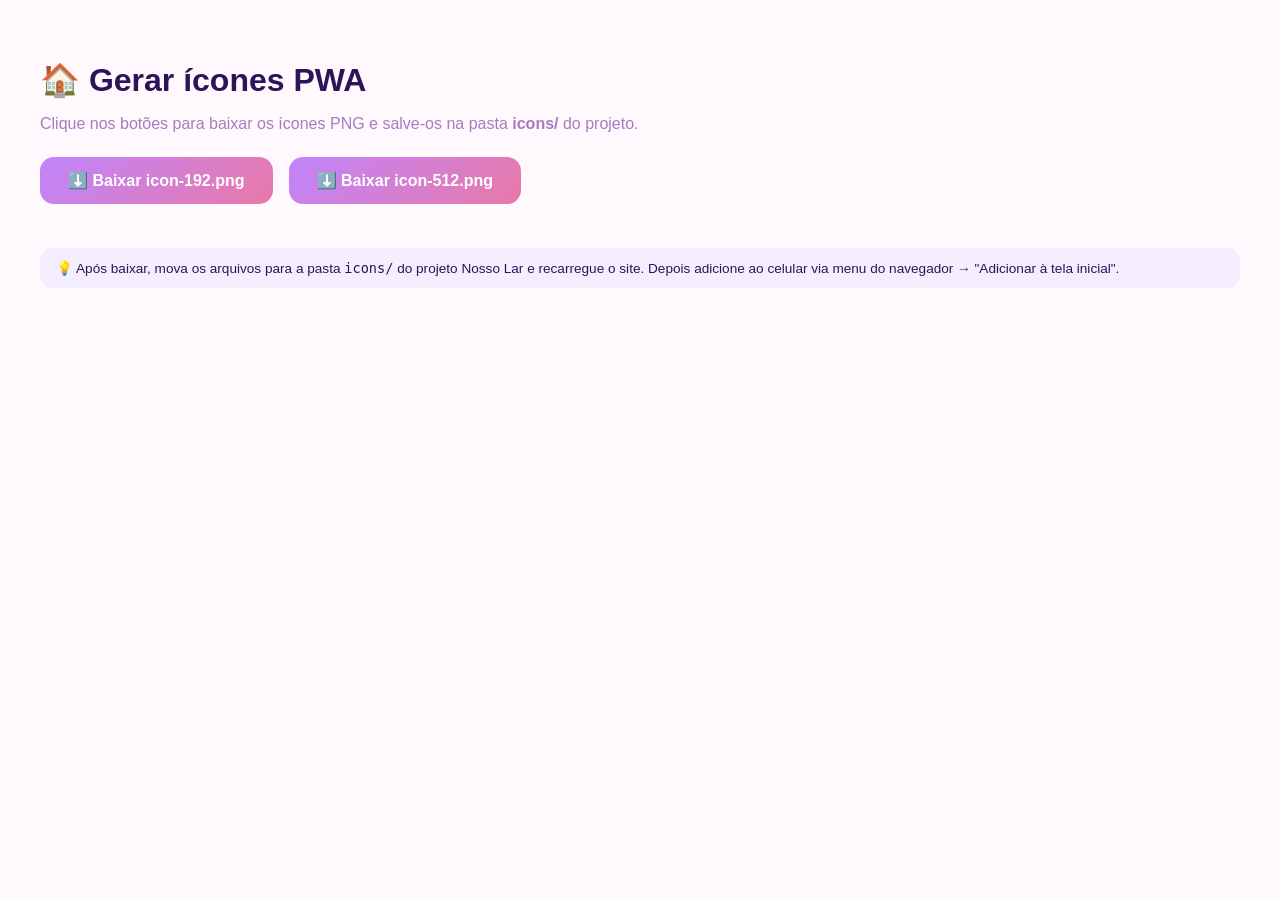
<file: gerar-icones.html>
<!DOCTYPE html>
<html lang="pt-BR">
<head>
  <meta charset="UTF-8">
  <title>Gerar ícones PWA — Nosso Lar</title>
  <style>
    body { font-family: sans-serif; padding: 32px; background: #fff8fd; color: #2d1458; }
    h1 { margin-bottom: 8px; }
    p  { margin-bottom: 24px; color: #a87bc0; }
    canvas { display: none; }
    .btns { display: flex; gap: 16px; flex-wrap: wrap; }
    button {
      padding: 14px 28px;
      background: linear-gradient(135deg,#c084fc,#e879a8);
      color: white; border: none; border-radius: 14px;
      font-size: 1rem; font-weight: 800; cursor: pointer;
    }
    .preview { display: flex; gap: 24px; flex-wrap: wrap; margin-top: 24px; }
    .preview img { border-radius: 18px; box-shadow: 0 4px 20px rgba(168,85,247,.2); }
    .note { margin-top: 20px; font-size: .85rem; background: #f5eeff; padding: 12px 16px; border-radius: 12px; }
  </style>
</head>
<body>
  <h1>🏠 Gerar ícones PWA</h1>
  <p>Clique nos botões para baixar os ícones PNG e salve-os na pasta <strong>icons/</strong> do projeto.</p>
  <canvas id="c192" width="192" height="192"></canvas>
  <canvas id="c512" width="512" height="512"></canvas>
  <div class="btns">
    <button onclick="gerar(192)">⬇️ Baixar icon-192.png</button>
    <button onclick="gerar(512)">⬇️ Baixar icon-512.png</button>
  </div>
  <div class="preview" id="preview"></div>
  <div class="note">
    💡 Após baixar, mova os arquivos para a pasta <code>icons/</code> do projeto Nosso Lar e recarregue o site.
    Depois adicione ao celular via menu do navegador → "Adicionar à tela inicial".
  </div>
  <script>
    function gerar(size) {
      const id = 'c' + size;
      const canvas = document.getElementById(id);
      const ctx    = canvas.getContext('2d');
      const r      = size * 0.234; // border-radius ~23%

      // Fundo gradiente
      const grad = ctx.createLinearGradient(0, 0, size, size);
      grad.addColorStop(0,    '#c084fc');
      grad.addColorStop(0.55, '#e879a8');
      grad.addColorStop(1,    '#fb7185');

      ctx.clearRect(0, 0, size, size);
      ctx.save();
      ctx.beginPath();
      ctx.moveTo(r, 0);
      ctx.lineTo(size - r, 0);
      ctx.quadraticCurveTo(size, 0, size, r);
      ctx.lineTo(size, size - r);
      ctx.quadraticCurveTo(size, size, size - r, size);
      ctx.lineTo(r, size);
      ctx.quadraticCurveTo(0, size, 0, size - r);
      ctx.lineTo(0, r);
      ctx.quadraticCurveTo(0, 0, r, 0);
      ctx.closePath();
      ctx.fillStyle = grad;
      ctx.fill();
      ctx.restore();

      // Emoji casa
      ctx.font = `${size * 0.54}px serif`;
      ctx.textAlign    = 'center';
      ctx.textBaseline = 'middle';
      ctx.fillText('🏠', size / 2, size / 2 + size * 0.04);

      // Download
      const a   = document.createElement('a');
      a.href     = canvas.toDataURL('image/png');
      a.download = `icon-${size}.png`;
      document.body.appendChild(a);
      a.click();
      document.body.removeChild(a);

      // Preview
      const img = document.createElement('img');
      img.src   = canvas.toDataURL('image/png');
      img.width  = Math.min(size, 128);
      img.height = Math.min(size, 128);
      img.title  = `icon-${size}.png`;
      document.getElementById('preview').appendChild(img);
    }
  </script>
</body>
</html>
</file>
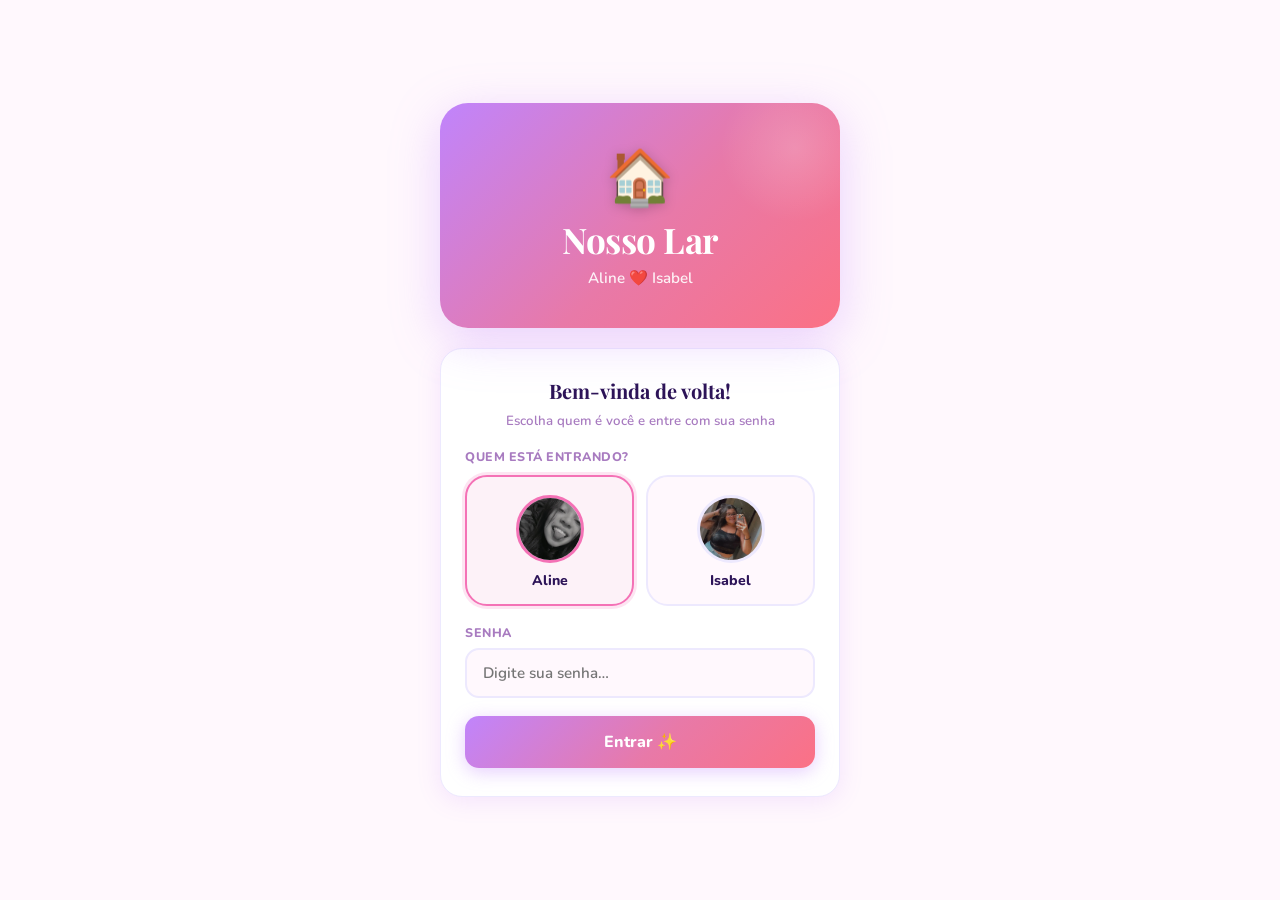
<file: login.html>
<!DOCTYPE html>
<html lang="pt-BR">
<head>
  <meta charset="UTF-8" />
  <meta name="viewport" content="width=device-width, initial-scale=1.0, user-scalable=no" />
  <title>Nosso Lar ❤️ — Entrar</title>
  <link rel="preconnect" href="https://fonts.googleapis.com" />
  <link rel="preconnect" href="https://fonts.gstatic.com" crossorigin />
  <link href="https://fonts.googleapis.com/css2?family=Playfair+Display:wght@600;700&family=Nunito:wght@400;500;600;700;800&display=swap" rel="stylesheet" />
  <link rel="stylesheet" href="style.css?v=10" />
  <style>
    body {
      display: flex;
      align-items: center;
      justify-content: center;
      min-height: 100vh;
      padding: 24px 16px;
    }
    .login-wrap {
      width: 100%;
      max-width: 400px;
      display: flex;
      flex-direction: column;
      gap: 20px;
    }

    /* Hero */
    .login-hero {
      background: var(--gradient);
      border-radius: 28px;
      padding: 48px 32px 40px;
      text-align: center;
      color: white;
      box-shadow: 0 12px 48px rgba(192,132,252,.35);
      position: relative;
      overflow: hidden;
    }
    .login-hero::before {
      content: '';
      position: absolute;
      top: -30px; right: -30px;
      width: 150px; height: 150px;
      background: radial-gradient(circle, rgba(255,255,255,.18) 0%, transparent 70%);
      pointer-events: none;
    }
    .login-hero-emoji { font-size: 3.4rem; margin-bottom: 10px; line-height: 1; filter: drop-shadow(0 2px 6px rgba(0,0,0,.2)); }
    .login-hero h1 {
      font-family: 'Playfair Display', serif;
      font-size: 2.2rem;
      font-weight: 700;
      letter-spacing: -.5px;
      margin-bottom: 5px;
    }
    .login-hero p { font-size: .95rem; opacity: .9; font-weight: 600; }

    /* Card */
    .login-card {
      background: var(--surface);
      border-radius: var(--radius);
      padding: 28px 24px;
      box-shadow: var(--shadow-md);
      border: 1.5px solid var(--border);
      display: flex;
      flex-direction: column;
      gap: 18px;
    }
    .login-title {
      font-family: 'Playfair Display', serif;
      font-size: 1.25rem;
      color: var(--text);
      text-align: center;
    }
    .login-subtitle {
      font-size: .83rem;
      color: var(--muted);
      text-align: center;
      margin-top: -10px;
      font-weight: 600;
    }

    /* Profile picker */
    .login-label {
      font-size: .78rem;
      font-weight: 800;
      color: var(--muted);
      text-transform: uppercase;
      letter-spacing: .5px;
    }
    .login-profile-row { display: flex; gap: 12px; }
    .btn-profile-pick {
      flex: 1;
      padding: 18px 10px 14px;
      border: 2.5px solid var(--border);
      border-radius: var(--radius);
      background: var(--bg);
      cursor: pointer;
      display: flex;
      flex-direction: column;
      align-items: center;
      gap: 8px;
      transition: all .18s;
      font-family: 'Nunito', sans-serif;
    }
    .btn-profile-pick:hover { border-color: var(--pink); background: var(--pink-light); }
    .btn-profile-pick.selected {
      border-color: var(--pink);
      background: var(--pink-light);
      box-shadow: 0 0 0 3px rgba(244,114,182,.18);
    }

    /* Avatar circular na tela de login */
    .pick-photo-wrap {
      width: 68px;
      height: 68px;
      border-radius: 50%;
      overflow: hidden;
      border: 3px solid var(--border);
      background: var(--purple-light) center/cover no-repeat;
      display: flex;
      align-items: center;
      justify-content: center;
      font-size: 1.6rem;
      font-weight: 800;
      color: var(--purple-dark);
      position: relative;
      flex-shrink: 0;
      transition: border-color .18s;
    }
    .btn-profile-pick.selected .pick-photo-wrap { border-color: var(--pink); }
    .pick-photo-wrap img {
      position: absolute;
      inset: 0;
      width: 100%;
      height: 100%;
      object-fit: cover;
    }
    .pick-name {
      font-size: .88rem;
      font-weight: 800;
      color: var(--text);
    }

    /* Campos */
    .login-field { display: flex; flex-direction: column; gap: 7px; }
    .login-input {
      padding: 13px 16px;
      border: 2px solid var(--border);
      border-radius: var(--radius-sm);
      font-size: .95rem;
      font-family: 'Nunito', sans-serif;
      font-weight: 600;
      color: var(--text);
      background: var(--bg);
      outline: none;
      transition: border-color .2s, box-shadow .2s;
    }
    .login-input:focus {
      border-color: var(--pink);
      background: #fff;
      box-shadow: 0 0 0 3px rgba(244,114,182,.12);
    }

    /* Botão entrar */
    .btn-login {
      padding: 15px;
      background: var(--gradient);
      color: white;
      border: none;
      border-radius: var(--radius-sm);
      font-size: 1rem;
      font-weight: 800;
      font-family: 'Nunito', sans-serif;
      cursor: pointer;
      transition: opacity .2s, transform .1s;
      box-shadow: 0 4px 18px rgba(192,132,252,.4);
    }
    .btn-login:hover { opacity: .92; transform: translateY(-1px); }
    .btn-login:active { transform: scale(.98); }

    /* Erro */
    .login-error {
      background: #fde8ec;
      border: 1.5px solid #fbb6c8;
      color: #be123c;
      border-radius: 12px;
      padding: 11px 14px;
      font-size: .88rem;
      font-weight: 700;
      display: none;
    }

    /* Spinner */
    .loading-spinner {
      display: none;
      width: 20px; height: 20px;
      border: 2.5px solid rgba(255,255,255,.4);
      border-top-color: white;
      border-radius: 50%;
      animation: spin .7s linear infinite;
      margin: 0 auto;
    }
    @keyframes spin { to { transform: rotate(360deg); } }
  </style>
</head>
<body>
  <div class="login-wrap">

    <div class="login-hero">
      <div class="login-hero-emoji">🏠</div>
      <h1>Nosso Lar</h1>
      <p>Aline <span class="heart">❤️</span> Isabel</p>
    </div>

    <div class="login-card">
      <h2 class="login-title">Bem-vinda de volta!</h2>
      <p class="login-subtitle">Escolha quem é você e entre com sua senha</p>

      <div>
        <div class="login-label" style="margin-bottom:10px">Quem está entrando?</div>
        <div class="login-profile-row">
          <button class="btn-profile-pick selected" id="pick-aline" onclick="selectProfile('Aline')">
            <div class="pick-photo-wrap" id="avatar-aline">A
              <img src="fotos/aline.jpg" alt="Aline" onerror="this.remove()" />
            </div>
            <span class="pick-name">Aline</span>
          </button>
          <button class="btn-profile-pick" id="pick-isabel" onclick="selectProfile('Isabel')">
            <div class="pick-photo-wrap" id="avatar-isabel">I
              <img src="fotos/isabel.jpg" alt="Isabel" onerror="this.remove()" />
            </div>
            <span class="pick-name">Isabel</span>
          </button>
        </div>
      </div>

      <div class="login-field">
        <label class="login-label" for="login-password">Senha</label>
        <input type="password" id="login-password" class="login-input"
          placeholder="Digite sua senha…"
          onkeydown="if(event.key==='Enter') doLogin()" />
      </div>

      <div class="login-error" id="login-error">❌ Senha incorreta. Tente novamente.</div>

      <button class="btn-login" onclick="doLogin()">
        <span id="btn-login-text">Entrar ✨</span>
        <div class="loading-spinner" id="login-spinner"></div>
      </button>
    </div>

  </div>

  <script>
    const PASSWORDS = { Aline: 'aline123', Isabel: 'isabel123' };
    let selectedProfile = 'Aline';

    function selectProfile(name) {
      selectedProfile = name;
      document.getElementById('pick-aline').classList.toggle('selected', name === 'Aline');
      document.getElementById('pick-isabel').classList.toggle('selected', name === 'Isabel');
      document.getElementById('login-password').value = '';
      document.getElementById('login-password').focus();
      document.getElementById('login-error').style.display = 'none';
    }

    function doLogin() {
      const pwd = document.getElementById('login-password').value;
      const err = document.getElementById('login-error');
      const txt = document.getElementById('btn-login-text');
      const spn = document.getElementById('login-spinner');

      const storedPwd = sessionStorage.getItem(`lar_pwd_${selectedProfile}`) || PASSWORDS[selectedProfile];
      if (pwd !== storedPwd) {
        err.style.display = 'block';
        document.getElementById('login-password').focus();
        return;
      }
      err.style.display = 'none';
      txt.style.display = 'none';
      spn.style.display = 'block';
      sessionStorage.setItem('lar_user', selectedProfile);
      setTimeout(() => { window.location.href = 'index.html'; }, 600);
    }

    if (sessionStorage.getItem('lar_user')) window.location.href = 'index.html';
  </script>
</body>
</html>
</file>
<file: style.css>
/* ══════════════════════════════════════════════
   NOSSO LAR — Design System v11 · Tema Fofo
   Paleta: rosa / lilás / branco quente
   Font: Nunito (corpo) + Playfair Display (títulos)
══════════════════════════════════════════════ */

@import url('https://fonts.googleapis.com/css2?family=Playfair+Display:wght@600;700&family=Nunito:wght@400;500;600;700;800&display=swap');

/* ── RESET ── */
*, *::before, *::after { box-sizing: border-box; margin: 0; padding: 0; }

/* ── TOKENS ── */
:root {
  --bg:            #fff8fd;
  --surface:       #ffffff;
  --purple:        #a855f7;
  --purple-dark:   #7c3aed;
  --purple-light:  #f5eeff;
  --pink:          #f472b6;
  --pink-dark:     #be185d;
  --pink-light:    #fdf2f8;
  --rose:          #fb7185;
  --text:          #2d1458;
  --muted:         #a87bc0;
  --border:        #ede9fe;
  --done-bg:       #f0fdf4;
  --done-text:     #16a34a;
  --radius:        22px;
  --radius-sm:     14px;
  --shadow:        0 2px 20px rgba(168,85,247,.08);
  --shadow-md:     0 4px 24px rgba(168,85,247,.13);
  --shadow-lg:     0 12px 48px rgba(168,85,247,.2);
  --gradient:      linear-gradient(135deg, #c084fc 0%, #e879a8 55%, #fb7185 100%);
  --gradient-soft: linear-gradient(135deg, #f5eeff 0%, #fdf2f8 100%);
}

/* ── BASE ── */
body {
  font-family: 'Nunito', sans-serif;
  background: var(--bg);
  min-height: 100vh;
  padding: 20px 16px 96px;
  color: var(--text);
  -webkit-font-smoothing: antialiased;
}
.container {
  max-width: 680px;
  margin: 0 auto;
  display: flex;
  flex-direction: column;
  gap: 16px;
}
.hidden { display: none !important; }

/* ══════════════════════════════════════════════
   HERO
══════════════════════════════════════════════ */
.hero {
  background: var(--gradient);
  border-radius: 28px;
  padding: 40px 24px 36px;
  text-align: center;
  color: white;
  box-shadow: var(--shadow-lg);
  position: relative;
  overflow: hidden;
}
.hero::before {
  content: '';
  position: absolute;
  top: -40px; right: -40px;
  width: 180px; height: 180px;
  background: radial-gradient(circle, rgba(255,255,255,.15) 0%, transparent 70%);
  pointer-events: none;
}
.hero::after {
  content: '';
  position: absolute;
  bottom: -30px; left: -30px;
  width: 140px; height: 140px;
  background: radial-gradient(circle, rgba(255,255,255,.1) 0%, transparent 70%);
  pointer-events: none;
}
.hero-emoji {
  font-size: 3rem;
  margin-bottom: 8px;
  filter: drop-shadow(0 3px 8px rgba(0,0,0,.2));
}
.hero h1 {
  font-family: 'Playfair Display', serif;
  font-size: clamp(1.9rem, 6vw, 2.8rem);
  font-weight: 700;
  letter-spacing: -.5px;
  margin-bottom: 4px;
  text-shadow: 0 2px 8px rgba(0,0,0,.12);
}
.hero-sub {
  font-size: 1rem;
  font-weight: 700;
  opacity: .92;
  margin-bottom: 8px;
}
.heart { animation: heartbeat 1.4s ease infinite; display: inline-block; }
@keyframes heartbeat {
  0%, 100% { transform: scale(1); }
  14% { transform: scale(1.25); }
  28% { transform: scale(1); }
  42% { transform: scale(1.15); }
}
.hero-desc {
  font-size: .88rem;
  opacity: .8;
  line-height: 1.6;
}

/* HERO VARIANTES */
.hero-orange { background: linear-gradient(135deg, #f97316 0%, #fb923c 50%, #fbbf24 100%); }
.hero-green  { background: linear-gradient(135deg, #059669 0%, #10b981 50%, #34d399 100%); }
.hero-blue   { background: linear-gradient(135deg, #2563eb 0%, #7c3aed 50%, #c084fc 100%); }

/* ══════════════════════════════════════════════
   AVATAR / BADGE DO USUÁRIO
══════════════════════════════════════════════ */
.user-badge {
  display: inline-flex;
  align-items: center;
  gap: 8px;
  background: rgba(255,255,255,.22);
  border-radius: 100px;
  padding: 5px 14px 5px 5px;
  color: white;
  font-size: .85rem;
  font-weight: 700;
  margin-top: 14px;
  cursor: pointer;
  transition: background .2s;
  border: 1.5px solid rgba(255,255,255,.3);
  position: relative;
  z-index: 1;
}
.user-badge:hover { background: rgba(255,255,255,.32); }

/* Avatar circular (foto ou inicial) */
.user-avatar {
  width: 30px;
  height: 30px;
  border-radius: 50%;
  background: rgba(255,255,255,.3) center/cover no-repeat;
  border: 2px solid rgba(255,255,255,.6);
  display: flex;
  align-items: center;
  justify-content: center;
  font-size: .82rem;
  font-weight: 800;
  color: white;
  flex-shrink: 0;
  overflow: hidden;
  position: relative;
}
.user-avatar img {
  position: absolute;
  inset: 0;
  width: 100%;
  height: 100%;
  object-fit: cover;
  border-radius: 50%;
}

/* ── STATS ── */
.stats {
  display: grid;
  grid-template-columns: repeat(4, 1fr);
  gap: 10px;
}
.stat-card {
  background: var(--surface);
  border-radius: var(--radius);
  padding: 16px 8px;
  text-align: center;
  box-shadow: var(--shadow);
  display: flex;
  flex-direction: column;
  gap: 4px;
  border: 1.5px solid var(--border);
  transition: transform .2s, box-shadow .2s;
}
.stat-card:hover {
  transform: translateY(-2px);
  box-shadow: var(--shadow-md);
}

/* Stat cards clicáveis (filtro) */
.stat-card[data-filter],
.stat-card[data-person],
.stat-card[data-compras] {
  cursor: pointer;
  user-select: none;
}
.stat-card[data-filter]:hover,
.stat-card[data-person]:hover,
.stat-card[data-compras]:hover {
  border-color: var(--pink-light);
}
.stat-card.stat-active {
  background: var(--pink-light);
  border-color: var(--pink) !important;
  box-shadow: 0 0 0 3px rgba(244,114,182,.15), var(--shadow);
}
.stat-card.stat-active .stat-label { color: var(--pink-dark); }
.stat-num {
  font-family: 'Playfair Display', serif;
  font-size: 1.75rem;
  font-weight: 700;
  color: var(--purple);
  line-height: 1;
}
.stat-num.pink   { color: var(--pink); }
.stat-num.green  { color: #16a34a; }
.stat-num.orange { color: #ea580c; }
.stat-label {
  font-size: .65rem;
  font-weight: 700;
  color: var(--muted);
  text-transform: uppercase;
  letter-spacing: .5px;
  line-height: 1.3;
}

/* ── PROGRESS BAR ── */
.progress-bar-wrap {
  height: 7px;
  background: var(--border);
  border-radius: 100px;
  overflow: hidden;
}
.progress-bar-fill {
  height: 100%;
  width: 0%;
  background: var(--gradient);
  border-radius: 100px;
  transition: width .6s cubic-bezier(.4,0,.2,1);
}

/* ── SECTION TITLE ── */
.section-title {
  font-family: 'Playfair Display', serif;
  font-size: 1.15rem;
  font-weight: 700;
  color: var(--text);
}
.section-header {
  display: flex;
  align-items: center;
  justify-content: space-between;
  margin-bottom: 14px;
}
.section-header .section-title { margin-bottom: 0; }

/* ── CARD SURFACE ── */
.card {
  background: var(--surface);
  border-radius: var(--radius);
  padding: 22px;
  box-shadow: var(--shadow);
  border: 1.5px solid var(--border);
}

/* ── FORM ── */
.add-task-section {
  background: var(--surface);
  border-radius: var(--radius);
  padding: 22px;
  box-shadow: var(--shadow);
  border: 1.5px solid var(--border);
}
.add-task-form {
  display: flex;
  flex-wrap: wrap;
  gap: 10px;
}
.task-input {
  flex: 1 1 180px;
  padding: 11px 15px;
  border: 2px solid var(--border);
  border-radius: var(--radius-sm);
  font-size: .93rem;
  font-family: 'Nunito', sans-serif;
  font-weight: 600;
  color: var(--text);
  background: var(--bg);
  outline: none;
  transition: border-color .2s, box-shadow .2s;
}
.task-input:focus {
  border-color: var(--pink);
  background: #fff;
  box-shadow: 0 0 0 3px rgba(244,114,182,.12);
}
.task-select {
  padding: 11px 13px;
  border: 2px solid var(--border);
  border-radius: var(--radius-sm);
  font-size: .88rem;
  font-family: 'Nunito', sans-serif;
  font-weight: 600;
  color: var(--text);
  background: var(--bg);
  cursor: pointer;
  outline: none;
  transition: border-color .2s, box-shadow .2s;
}
.task-select:focus {
  border-color: var(--pink);
  background: #fff;
  box-shadow: 0 0 0 3px rgba(244,114,182,.12);
}
.btn-add {
  padding: 11px 22px;
  background: var(--gradient);
  color: white;
  border: none;
  border-radius: var(--radius-sm);
  font-size: .93rem;
  font-weight: 800;
  font-family: 'Nunito', sans-serif;
  cursor: pointer;
  transition: opacity .2s, transform .15s;
  box-shadow: 0 4px 14px rgba(236,72,153,.3);
  white-space: nowrap;
}
.btn-add:hover { opacity: .9; transform: translateY(-1px); }
.btn-add:active { transform: scale(.97) translateY(0); }

/* ── FILTROS ── */
.filter-section { padding: 0 2px; }
.filters { display: flex; flex-wrap: wrap; gap: 8px; }
.filter-btn {
  padding: 8px 18px;
  border: 2px solid var(--border);
  border-radius: 100px;
  background: var(--surface);
  color: var(--muted);
  font-size: .82rem;
  font-weight: 700;
  font-family: 'Nunito', sans-serif;
  cursor: pointer;
  transition: all .15s;
}
.filter-btn:hover { border-color: var(--pink); color: var(--pink); }
.filter-btn.active {
  background: var(--gradient);
  border-color: transparent;
  color: white;
  box-shadow: 0 2px 10px rgba(236,72,153,.3);
}

/* ── TASKS SECTION ── */
.tasks-section {
  background: var(--surface);
  border-radius: var(--radius);
  padding: 22px;
  box-shadow: var(--shadow);
  border: 1.5px solid var(--border);
}
.task-list {
  display: flex;
  flex-direction: column;
  gap: 9px;
}

/* ── TASK ITEM ── */
.task-item {
  display: flex;
  align-items: center;
  gap: 12px;
  padding: 13px 14px;
  border-radius: var(--radius-sm);
  border: 1.5px solid var(--border);
  background: var(--bg);
  transition: all .2s;
  animation: fadeSlideIn .22s ease;
}
@keyframes fadeSlideIn {
  from { opacity: 0; transform: translateY(8px); }
  to   { opacity: 1; transform: none; }
}
.task-item:hover { border-color: #d8b4fe; box-shadow: 0 2px 12px rgba(168,85,247,.1); }
.task-item.done { background: var(--done-bg); border-color: #bbf7d0; opacity: .75; }

/* Checkbox */
.task-check {
  appearance: none;
  -webkit-appearance: none;
  width: 22px;
  height: 22px;
  min-width: 22px;
  border: 2.5px solid var(--border);
  border-radius: 7px;
  cursor: pointer;
  position: relative;
  transition: all .15s;
  flex-shrink: 0;
}
.task-check:checked { background: var(--gradient); border-color: transparent; }
.task-check:checked::after {
  content: '✓';
  position: absolute;
  top: 50%; left: 50%;
  transform: translate(-50%, -50%);
  color: white;
  font-size: .7rem;
  font-weight: 800;
}

.task-body { flex: 1; min-width: 0; }
.task-name {
  font-size: .93rem;
  font-weight: 600;
  color: var(--text);
  white-space: nowrap;
  overflow: hidden;
  text-overflow: ellipsis;
}
.task-name.striked { text-decoration: line-through; color: var(--muted); }
.task-meta {
  display: flex;
  gap: 6px;
  margin-top: 5px;
  flex-wrap: wrap;
  align-items: center;
}

/* Tags */
.tag {
  display: inline-block;
  padding: 2px 9px;
  border-radius: 100px;
  font-size: .7rem;
  font-weight: 700;
}
.tag-responsible { background: var(--purple-light); color: var(--purple-dark); }
.tag-category    { background: var(--pink-light);   color: var(--pink-dark); }
.tag-value       { background: #dcfce7; color: #15803d; }
.tag-date        { background: #f1f5f9; color: #64748b; }

/* Select inline responsável */
.tag-select {
  appearance: none;
  -webkit-appearance: none;
  background: var(--purple-light);
  color: var(--purple-dark);
  border: none;
  border-radius: 100px;
  padding: 3px 12px;
  font-size: .7rem;
  font-weight: 700;
  font-family: 'Nunito', sans-serif;
  cursor: pointer;
  outline: none;
}
.tag-select:hover { background: #e9d5ff; }

.btn-delete {
  background: none;
  border: none;
  cursor: pointer;
  font-size: 1rem;
  padding: 5px;
  border-radius: 8px;
  color: var(--muted);
  transition: all .15s;
  flex-shrink: 0;
}
.btn-delete:hover { color: #ef4444; background: #fee2e2; }

/* ── EMPTY STATE ── */
.empty-state {
  text-align: center;
  padding: 48px 20px;
  color: var(--muted);
}
.empty-state span {
  font-size: 2.6rem;
  display: block;
  margin-bottom: 12px;
  animation: float 2.5s ease-in-out infinite;
}
@keyframes float {
  0%, 100% { transform: translateY(0); }
  50%       { transform: translateY(-8px); }
}
.empty-state p { font-size: .88rem; line-height: 1.7; font-weight: 600; }

/* ── TOAST ── */
.toast {
  position: fixed;
  bottom: 96px;
  left: 50%;
  transform: translateX(-50%) translateY(120px);
  background: var(--text);
  color: white;
  padding: 11px 22px;
  border-radius: 100px;
  font-size: .88rem;
  font-weight: 700;
  font-family: 'Nunito', sans-serif;
  z-index: 999;
  transition: transform .3s cubic-bezier(.34,1.56,.64,1);
  white-space: nowrap;
  pointer-events: none;
  box-shadow: 0 4px 20px rgba(0,0,0,.25);
}
.toast.show { transform: translateX(-50%) translateY(0); }

/* ── BOTTOM NAV ── */
.bottom-nav {
  position: fixed;
  bottom: 0; left: 0; right: 0;
  background: rgba(255,255,255,.96);
  backdrop-filter: blur(12px);
  -webkit-backdrop-filter: blur(12px);
  border-top: 1.5px solid var(--border);
  display: flex;
  z-index: 100;
  box-shadow: 0 -4px 24px rgba(168,85,247,.1);
  padding-bottom: env(safe-area-inset-bottom, 0);
}
.nav-item {
  flex: 1;
  display: flex;
  flex-direction: column;
  align-items: center;
  justify-content: center;
  padding: 10px 0 13px;
  text-decoration: none;
  color: var(--muted);
  transition: color .15s;
  gap: 3px;
  position: relative;
}
.nav-item:hover { color: var(--pink); }
.nav-item.active { color: var(--pink); }
.nav-item.active::before {
  content: '';
  position: absolute;
  top: 0; left: 50%;
  transform: translateX(-50%);
  width: 28px; height: 3px;
  background: var(--gradient);
  border-radius: 0 0 4px 4px;
}
.nav-icon  { font-size: 1.3rem; line-height: 1; }
.nav-label { font-size: .65rem; font-weight: 800; letter-spacing: .3px; }

/* ── MODAL ── */
.modal-overlay {
  position: fixed;
  inset: 0;
  background: rgba(20,5,40,.5);
  backdrop-filter: blur(4px);
  display: flex;
  align-items: center;
  justify-content: center;
  z-index: 200;
  padding: 16px;
}
.modal {
  background: var(--surface);
  border-radius: 24px;
  width: 100%;
  max-width: 520px;
  max-height: 88vh;
  display: flex;
  flex-direction: column;
  box-shadow: 0 20px 60px rgba(0,0,0,.25);
  animation: modalIn .22s cubic-bezier(.34,1.56,.64,1);
}
@keyframes modalIn {
  from { opacity: 0; transform: scale(.92) translateY(12px); }
  to   { opacity: 1; transform: none; }
}
.modal-header {
  display: flex;
  align-items: center;
  justify-content: space-between;
  padding: 20px 24px 0;
}
.modal-header h3 {
  font-family: 'Playfair Display', serif;
  font-size: 1.15rem;
  color: var(--text);
}
.modal-close {
  background: var(--bg);
  border: none;
  border-radius: 50%;
  width: 32px; height: 32px;
  cursor: pointer;
  font-size: .95rem;
  color: var(--muted);
  display: flex;
  align-items: center;
  justify-content: center;
  transition: background .15s;
}
.modal-close:hover { background: var(--border); }
.modal-desc {
  padding: 8px 24px 0;
  font-size: .82rem;
  color: var(--muted);
  line-height: 1.5;
}
.modal-footer {
  display: flex;
  align-items: center;
  justify-content: space-between;
  padding: 16px 24px;
  border-top: 1.5px solid var(--border);
  gap: 12px;
}

/* ── MISC BUTTONS ── */
.btn-finish {
  padding: 7px 14px;
  background: #16a34a;
  color: white;
  border: none;
  border-radius: 100px;
  font-size: .78rem;
  font-weight: 800;
  font-family: 'Nunito', sans-serif;
  cursor: pointer;
  transition: opacity .15s, transform .1s;
  white-space: nowrap;
  box-shadow: 0 2px 8px rgba(22,163,74,.3);
}
.btn-finish:hover { opacity: .88; transform: translateY(-1px); }
.btn-finish:disabled { opacity: .4; cursor: not-allowed; transform: none; }

.btn-import {
  padding: 7px 16px;
  background: var(--bg);
  border: 2px solid var(--border);
  border-radius: 100px;
  font-size: .8rem;
  font-weight: 700;
  font-family: 'Nunito', sans-serif;
  color: var(--muted);
  cursor: pointer;
  transition: all .15s;
}
.btn-import:hover { border-color: var(--pink); color: var(--pink); }

/* ── VALUE INPUT inline ── */
.value-input-wrap {
  display: inline-flex;
  align-items: center;
  gap: 4px;
  background: #f0fdf4;
  border: 1.5px solid #bbf7d0;
  border-radius: 100px;
  padding: 3px 10px 3px 8px;
}
.value-prefix { font-size: .7rem; font-weight: 800; color: #15803d; }
.value-input {
  border: none;
  outline: none;
  width: 68px;
  font-size: .75rem;
  font-family: 'Nunito', sans-serif;
  font-weight: 700;
  color: var(--text);
  background: transparent;
}
.value-input::placeholder { color: #aaa; }

/* ── PERSON TABS ── */
.person-tabs { display: flex; gap: 10px; }
.person-tab {
  flex: 1;
  padding: 12px;
  border: 2px solid var(--border);
  border-radius: var(--radius);
  background: var(--surface);
  color: var(--muted);
  font-size: .9rem;
  font-weight: 700;
  font-family: 'Nunito', sans-serif;
  cursor: pointer;
  transition: all .15s;
  display: flex;
  align-items: center;
  justify-content: center;
  gap: 8px;
}
.person-tab:hover { border-color: var(--pink); color: var(--pink); }
.person-tab.active {
  background: var(--gradient);
  border-color: transparent;
  color: white;
  box-shadow: 0 3px 14px rgba(236,72,153,.3);
}

/* Avatar circular nas abas de pessoa */
.tab-avatar {
  width: 26px;
  height: 26px;
  border-radius: 50%;
  background: rgba(255,255,255,.3) center/cover no-repeat;
  border: 2px solid rgba(255,255,255,.5);
  display: flex;
  align-items: center;
  justify-content: center;
  font-size: .75rem;
  font-weight: 800;
  color: white;
  flex-shrink: 0;
  overflow: hidden;
  position: relative;
}
.person-tab:not(.active) .tab-avatar {
  background-color: var(--purple-light);
  border-color: var(--border);
  color: var(--purple-dark);
}
.tab-avatar img {
  position: absolute;
  inset: 0;
  width: 100%;
  height: 100%;
  object-fit: cover;
}

/* ── IMPORT MODAL ── */
.import-actions-top { padding: 12px 24px 4px; }
.btn-sel-all {
  background: none;
  border: none;
  color: var(--purple);
  font-size: .82rem;
  font-weight: 700;
  font-family: 'Nunito', sans-serif;
  cursor: pointer;
  padding: 0;
  text-decoration: underline;
}
.import-list {
  flex: 1;
  overflow-y: auto;
  padding: 4px 24px 8px;
  display: flex;
  flex-direction: column;
  gap: 6px;
}
.import-row {
  display: flex;
  align-items: center;
  gap: 12px;
  padding: 10px 12px;
  border-radius: 10px;
  border: 1.5px solid var(--border);
  background: var(--bg);
  cursor: pointer;
  transition: border-color .15s;
  user-select: none;
}
.import-row:hover { border-color: var(--pink-light); }
.import-row.selected { border-color: var(--pink); background: var(--pink-light); }
.import-check {
  width: 18px; height: 18px;
  min-width: 18px;
  appearance: none;
  -webkit-appearance: none;
  border: 2px solid var(--border);
  border-radius: 5px;
  cursor: pointer;
  position: relative;
  transition: all .15s;
}
.import-row.selected .import-check { background: var(--pink); border-color: var(--pink); }
.import-row.selected .import-check::after {
  content: '✓';
  position: absolute;
  top: 50%; left: 50%;
  transform: translate(-50%, -50%);
  color: white;
  font-size: .65rem;
  font-weight: 800;
}
.import-info { flex: 1; }
.import-name  { font-size: .9rem; font-weight: 600; color: var(--text); }
.import-who   { font-size: .74rem; color: var(--muted); margin-top: 2px; }
.import-count { font-size: .85rem; color: var(--muted); font-weight: 600; }
.btn-confirm-import {
  padding: 11px 24px;
  background: var(--gradient);
  color: white;
  border: none;
  border-radius: var(--radius-sm);
  font-size: .9rem;
  font-weight: 800;
  font-family: 'Nunito', sans-serif;
  cursor: pointer;
  transition: opacity .15s;
}
.btn-confirm-import:hover { opacity: .9; }
.btn-confirm-import:disabled { opacity: .5; cursor: not-allowed; }

/* ── PROFILE SWITCHER ── */
.profile-switcher {
  display: flex;
  align-items: center;
  justify-content: center;
  gap: 16px;
  background: var(--surface);
  border-radius: var(--radius);
  padding: 16px;
  box-shadow: var(--shadow);
  border: 1.5px solid var(--border);
}
.profile-pick-btn {
  display: flex;
  flex-direction: column;
  align-items: center;
  gap: 7px;
  background: none;
  border: none;
  cursor: pointer;
  font-family: 'Nunito', sans-serif;
  transition: transform .15s;
}
.profile-pick-btn:hover { transform: scale(1.06); }
.pick-mini-photo {
  width: 60px;
  height: 60px;
  border-radius: 50%;
  background: var(--purple-light) center/cover no-repeat;
  border: 3px solid var(--border);
  display: flex;
  align-items: center;
  justify-content: center;
  font-size: 1.4rem;
  font-weight: 800;
  color: var(--purple-dark);
  position: relative;
  overflow: hidden;
  transition: border-color .2s, box-shadow .2s;
}
.pick-mini-photo img {
  position: absolute;
  inset: 0;
  width: 100%;
  height: 100%;
  object-fit: cover;
}
.profile-pick-btn.active .pick-mini-photo {
  border-color: var(--pink);
  box-shadow: 0 0 0 3px rgba(244,114,182,.25);
}
.pick-label {
  font-size: .8rem;
  font-weight: 800;
  color: var(--muted);
}
.profile-pick-btn.active .pick-label { color: var(--pink-dark); }
.switcher-heart {
  font-size: 1.3rem;
  animation: heartbeat 1.4s ease infinite;
}

/* ══════════════════════════════════════════════
   HOME DASHBOARD
══════════════════════════════════════════════ */
.home-greeting {
  font-family: 'Playfair Display', serif;
  font-size: 1.6rem;
  font-weight: 700;
  color: var(--text);
  margin-bottom: 4px;
}
.home-greeting-sub { font-size: .88rem; color: var(--muted); font-weight: 600; }

.apps-grid {
  display: grid;
  grid-template-columns: repeat(3, 1fr);
  gap: 12px;
}
.app-card {
  background: var(--surface);
  border-radius: var(--radius);
  padding: 18px 10px 16px;
  text-align: center;
  display: flex;
  flex-direction: column;
  align-items: center;
  gap: 8px;
  text-decoration: none;
  border: 1.5px solid var(--border);
  box-shadow: var(--shadow);
  transition: all .2s;
  position: relative;
  cursor: pointer;
}
.app-card:hover { transform: translateY(-3px); box-shadow: var(--shadow-md); border-color: var(--pink-light); }
.app-card-icon {
  width: 48px; height: 48px;
  border-radius: 14px;
  display: flex; align-items: center; justify-content: center;
  font-size: 1.5rem;
  flex-shrink: 0;
}
.app-card-label { font-size: .78rem; font-weight: 800; color: var(--text); line-height: 1.2; }
.app-card-badge {
  position: absolute; top: 8px; right: 8px;
  background: var(--pink);
  color: white;
  border-radius: 100px;
  font-size: .6rem;
  font-weight: 800;
  padding: 1px 6px;
  min-width: 18px;
  text-align: center;
}

/* ── UPCOMING CARDS (datas/contas) ── */
.upcoming-list { display: flex; flex-direction: column; gap: 8px; }
.upcoming-item {
  display: flex; align-items: center; gap: 12px;
  padding: 12px 14px;
  background: var(--bg);
  border: 1.5px solid var(--border);
  border-radius: var(--radius-sm);
  text-decoration: none;
}
.upcoming-icon {
  width: 38px; height: 38px;
  border-radius: 10px;
  display: flex; align-items: center; justify-content: center;
  font-size: 1.1rem;
  flex-shrink: 0;
}
.upcoming-body { flex: 1; min-width: 0; }
.upcoming-title { font-size: .9rem; font-weight: 700; color: var(--text); }
.upcoming-sub   { font-size: .74rem; color: var(--muted); font-weight: 600; margin-top: 2px; }
.upcoming-days {
  font-size: .72rem; font-weight: 800;
  padding: 3px 9px; border-radius: 100px;
  white-space: nowrap;
}
.days-soon  { background: #fee2e2; color: #be123c; }
.days-ok    { background: var(--purple-light); color: var(--purple-dark); }
.days-today { background: #fef9c3; color: #854d0e; }

/* ══════════════════════════════════════════════
   RECADOS
══════════════════════════════════════════════ */
.recado-list { display: flex; flex-direction: column; gap: 10px; }
.recado-item {
  padding: 14px 16px;
  border-radius: var(--radius-sm);
  border: 1.5px solid var(--border);
  background: var(--bg);
  animation: fadeSlideIn .22s ease;
  position: relative;
}
.recado-item.unread {
  border-color: var(--pink-light);
  background: var(--pink-light);
}
.recado-item.unread::before {
  content: '';
  position: absolute; left: 0; top: 0; bottom: 0;
  width: 4px; background: var(--pink);
  border-radius: var(--radius-sm) 0 0 var(--radius-sm);
}
.recado-header {
  display: flex; align-items: center; gap: 10px; margin-bottom: 8px;
}
.recado-avatar {
  width: 32px; height: 32px;
  border-radius: 50%;
  background: var(--purple-light) center/cover no-repeat;
  display: flex; align-items: center; justify-content: center;
  font-size: .82rem; font-weight: 800; color: var(--purple-dark);
  position: relative; overflow: hidden; flex-shrink: 0;
}
.recado-avatar img {
  position: absolute; inset: 0; width: 100%; height: 100%; object-fit: cover;
}
.recado-from { font-size: .82rem; font-weight: 800; color: var(--text); }
.recado-time { font-size: .72rem; color: var(--muted); font-weight: 600; margin-left: auto; }
.recado-msg  { font-size: .92rem; color: var(--text); font-weight: 600; line-height: 1.5; }
.recado-actions { display: flex; justify-content: flex-end; gap: 8px; margin-top: 8px; }

.recado-form {
  background: var(--surface);
  border-radius: var(--radius);
  padding: 20px;
  border: 1.5px solid var(--border);
  box-shadow: var(--shadow);
}
.recado-textarea {
  width: 100%; min-height: 90px;
  border: 2px solid var(--border); border-radius: var(--radius-sm);
  padding: 12px 14px;
  font-size: .93rem; font-family: 'Nunito', sans-serif; font-weight: 600;
  color: var(--text); background: var(--bg);
  resize: vertical; outline: none;
  transition: border-color .2s;
}
.recado-textarea:focus { border-color: var(--pink); background: #fff; }

/* ══════════════════════════════════════════════
   GRÁFICOS
══════════════════════════════════════════════ */
.chart-card {
  background: var(--surface);
  border-radius: var(--radius);
  padding: 22px;
  box-shadow: var(--shadow);
  border: 1.5px solid var(--border);
}
.chart-title {
  font-family: 'Playfair Display', serif;
  font-size: 1.1rem; color: var(--text); margin-bottom: 16px;
}
.chart-wrap { position: relative; width: 100%; }

.month-tabs { display: flex; gap: 6px; flex-wrap: wrap; margin-bottom: 16px; }
.month-tab {
  padding: 6px 14px;
  border: 2px solid var(--border); border-radius: 100px;
  background: var(--surface); color: var(--muted);
  font-size: .78rem; font-weight: 700; font-family: 'Nunito', sans-serif;
  cursor: pointer; transition: all .15s;
}
.month-tab.active { background: var(--gradient); border-color: transparent; color: white; }

/* ══════════════════════════════════════════════
   RACHADOR
══════════════════════════════════════════════ */
.rach-summary {
  display: grid; grid-template-columns: 1fr 1fr; gap: 12px; margin-bottom: 4px;
}
.rach-person {
  background: var(--bg); border: 1.5px solid var(--border);
  border-radius: var(--radius-sm); padding: 16px;
  text-align: center;
}
.rach-person-name { font-size: .82rem; font-weight: 800; color: var(--muted); margin-bottom: 6px; }
.rach-person-total { font-family: 'Playfair Display', serif; font-size: 1.6rem; font-weight: 700; color: var(--purple); }
.rach-result {
  background: var(--gradient);
  border-radius: var(--radius); padding: 20px; text-align: center; color: white;
  box-shadow: var(--shadow-md);
}
.rach-result-label { font-size: .88rem; font-weight: 600; opacity: .9; margin-bottom: 6px; }
.rach-result-value { font-family: 'Playfair Display', serif; font-size: 2rem; font-weight: 700; }
.rach-result-sub { font-size: .82rem; opacity: .85; margin-top: 4px; }
.rach-equal { background: linear-gradient(135deg, #059669, #10b981); }
.rach-detail { display: flex; flex-direction: column; gap: 6px; }
.rach-row {
  display: flex; align-items: center; gap: 10px;
  padding: 10px 12px;
  background: var(--bg); border: 1.5px solid var(--border);
  border-radius: var(--radius-sm);
}
.rach-row-cat { flex: 1; font-size: .85rem; font-weight: 600; color: var(--text); }
.rach-row-val { font-size: .82rem; font-weight: 700; color: var(--purple-dark); }

/* ══════════════════════════════════════════════
   DATAS IMPORTANTES
══════════════════════════════════════════════ */
.date-item {
  display: flex; align-items: center; gap: 12px;
  padding: 13px 14px;
  background: var(--bg); border: 1.5px solid var(--border);
  border-radius: var(--radius-sm);
  animation: fadeSlideIn .22s ease;
}
.date-countdown {
  width: 52px; min-width: 52px; height: 52px;
  border-radius: 14px;
  display: flex; flex-direction: column;
  align-items: center; justify-content: center;
  font-family: 'Playfair Display', serif;
  background: var(--purple-light);
}
.date-countdown-num { font-size: 1.2rem; font-weight: 700; color: var(--purple-dark); line-height: 1; }
.date-countdown-unit { font-size: .55rem; font-weight: 800; color: var(--purple); text-transform: uppercase; letter-spacing: .3px; }
.date-countdown.today   { background: #fef9c3; }
.date-countdown.today .date-countdown-num { color: #854d0e; }
.date-countdown.soon    { background: #fee2e2; }
.date-countdown.soon .date-countdown-num { color: #be123c; }
.date-body { flex: 1; min-width: 0; }
.date-title { font-size: .93rem; font-weight: 700; color: var(--text); }
.date-sub   { font-size: .76rem; color: var(--muted); font-weight: 600; margin-top: 3px; }
.date-item.past { opacity: .55; }

/* ══════════════════════════════════════════════
   ESTOQUE
══════════════════════════════════════════════ */
.stock-item {
  display: flex; align-items: center; gap: 12px;
  padding: 12px 14px;
  background: var(--bg); border: 1.5px solid var(--border);
  border-radius: var(--radius-sm);
  animation: fadeSlideIn .22s ease;
}
.stock-item.low-stock { border-color: #fca5a5; background: #fff5f5; }
.stock-body { flex: 1; min-width: 0; }
.stock-name { font-size: .9rem; font-weight: 700; color: var(--text); }
.stock-qty  { font-size: .76rem; color: var(--muted); font-weight: 600; margin-top: 2px; }
.stock-qty.low { color: #be123c; font-weight: 800; }
.stock-controls {
  display: flex; align-items: center; gap: 8px; flex-shrink: 0;
}
.qty-btn {
  width: 28px; height: 28px;
  border-radius: 50%; border: 2px solid var(--border);
  background: var(--surface); color: var(--text);
  font-size: 1rem; font-weight: 800; cursor: pointer;
  display: flex; align-items: center; justify-content: center;
  transition: all .15s;
}
.qty-btn:hover { border-color: var(--pink); color: var(--pink); }
.qty-val {
  font-family: 'Playfair Display', serif;
  font-size: 1.1rem; font-weight: 700; color: var(--purple);
  min-width: 28px; text-align: center;
}
.btn-add-compras {
  padding: 4px 10px;
  background: var(--pink-light); color: var(--pink-dark);
  border: 1.5px solid var(--pink-light); border-radius: 100px;
  font-size: .72rem; font-weight: 800;
  font-family: 'Nunito', sans-serif; cursor: pointer;
  transition: all .15s; white-space: nowrap;
}
.btn-add-compras:hover { background: var(--pink); color: white; border-color: var(--pink); }

/* ══════════════════════════════════════════════
   CONTAS A PAGAR (gastos melhorado)
══════════════════════════════════════════════ */
.bill-tabs { display: flex; gap: 8px; margin-bottom: 4px; }
.bill-tab {
  flex: 1; padding: 10px;
  border: 2px solid var(--border); border-radius: var(--radius-sm);
  background: var(--surface); color: var(--muted);
  font-size: .85rem; font-weight: 800; font-family: 'Nunito', sans-serif;
  cursor: pointer; transition: all .15s; text-align: center;
}
.bill-tab.active { background: var(--gradient); border-color: transparent; color: white; }

.bill-item {
  display: flex; align-items: center; gap: 12px;
  padding: 13px 14px;
  border-radius: var(--radius-sm);
  border: 1.5px solid var(--border);
  background: var(--bg);
  animation: fadeSlideIn .22s ease;
}
.bill-item.unpaid { border-color: #fca5a5; background: #fff5f5; }
.bill-item.paid-done { opacity: .65; }
.bill-body { flex: 1; min-width: 0; }
.bill-name  { font-size: .93rem; font-weight: 700; color: var(--text); }
.bill-meta  { display: flex; gap: 6px; margin-top: 5px; flex-wrap: wrap; align-items: center; }
.bill-due   { font-size: .72rem; font-weight: 700; padding: 2px 8px; border-radius: 100px; }
.bill-due.overdue { background: #fee2e2; color: #be123c; }
.bill-due.today   { background: #fef9c3; color: #854d0e; }
.bill-due.future  { background: var(--purple-light); color: var(--purple-dark); }
.bill-due.noDue   { background: #f1f5f9; color: #64748b; }
.btn-pay {
  padding: 5px 12px;
  background: #16a34a; color: white;
  border: none; border-radius: 100px;
  font-size: .72rem; font-weight: 800;
  font-family: 'Nunito', sans-serif;
  cursor: pointer; transition: opacity .15s; white-space: nowrap;
  flex-shrink: 0;
}
.btn-pay:hover { opacity: .85; }

/* ══════════════════════════════════════════════
   PRIORIDADE DAS TAREFAS
══════════════════════════════════════════════ */
.tag-priority-alta  { background: #fee2e2; color: #be123c; }
.tag-priority-media { background: #fef9c3; color: #854d0e; }
.tag-priority-baixa { background: #dcfce7; color: #15803d; }
.task-item.priority-alta  { border-left: 4px solid #ef4444; }
.task-item.priority-media { border-left: 4px solid #f59e0b; }
.task-item.priority-baixa { border-left: 4px solid #22c55e; }

/* ══════════════════════════════════════════════
   CARDÁPIO
══════════════════════════════════════════════ */
.cardapio-grid {
  display: grid;
  grid-template-columns: repeat(7, 1fr);
  gap: 8px;
  overflow-x: auto;
  padding-bottom: 4px;
}
.cardapio-day {
  min-width: 100px;
  background: var(--bg);
  border-radius: var(--radius-sm);
  border: 1.5px solid var(--border);
  overflow: hidden;
}
.cardapio-day-header {
  background: var(--gradient);
  color: white;
  text-align: center;
  padding: 8px 6px;
  font-size: .72rem;
  font-weight: 800;
  letter-spacing: .3px;
  text-transform: uppercase;
}
.cardapio-day-header.today { background: var(--pink); }
.cardapio-meals { display: flex; flex-direction: column; gap: 0; }
.cardapio-meal {
  padding: 8px;
  border-bottom: 1px solid var(--border);
  cursor: pointer;
  transition: background .15s;
  min-height: 58px;
  display: flex; flex-direction: column; gap: 3px;
}
.cardapio-meal:last-child { border-bottom: none; }
.cardapio-meal:hover { background: var(--pink-light); }
.cardapio-meal-type {
  font-size: .58rem; font-weight: 800;
  color: var(--muted); text-transform: uppercase; letter-spacing: .4px;
}
.cardapio-meal-name {
  font-size: .78rem; font-weight: 700; color: var(--text); line-height: 1.3;
}
.cardapio-meal-empty {
  font-size: .72rem; color: var(--muted); font-style: italic;
}
.cardapio-meal-add {
  font-size: .72rem; color: var(--pink); font-weight: 800; margin-top: 2px;
}

/* Modal de refeição */
.meal-modal-body { padding: 16px 24px; display: flex; flex-direction: column; gap: 12px; }

/* ══════════════════════════════════════════════
   DARK MODE
══════════════════════════════════════════════ */
[data-theme="dark"] {
  --bg:            #1a1025;
  --surface:       #241535;
  --border:        #3d2355;
  --text:          #f0e6ff;
  --muted:         #c49fd8;
  --purple-light:  #3d2355;
  --purple-dark:   #d8b4fe;
  --pink-light:    #2d1a30;
  --pink-dark:     #f9a8d4;
  --done-bg:       #0f2a1a;
  --done-text:     #4ade80;
  --shadow:        0 2px 20px rgba(0,0,0,.4);
  --shadow-md:     0 4px 24px rgba(0,0,0,.5);
  --shadow-lg:     0 12px 48px rgba(0,0,0,.6);
  --gradient-soft: linear-gradient(135deg, #3d2355, #2d1a40);
}
[data-theme="dark"] body { color-scheme: dark; }
[data-theme="dark"] .bottom-nav {
  background: rgba(24,12,40,.97);
  border-top-color: #3d2355;
}
[data-theme="dark"] .task-input,
[data-theme="dark"] .task-select,
[data-theme="dark"] .recado-textarea {
  background: var(--bg);
  color: var(--text);
  border-color: var(--border);
}
[data-theme="dark"] .tag-responsible { background: #3d2355; color: #d8b4fe; }
[data-theme="dark"] .tag-category    { background: #2d1a30; color: #f9a8d4; }
[data-theme="dark"] .tag-value       { background: #0f2a1a; color: #4ade80; }
[data-theme="dark"] .tag-date        { background: #1e2a3a; color: #93c5fd; }
[data-theme="dark"] .tag-select      { background: #3d2355; color: #d8b4fe; }
[data-theme="dark"] .import-row      { background: var(--bg); }
[data-theme="dark"] .modal           { background: var(--surface); }
[data-theme="dark"] .modal-close     { background: var(--bg); }

/* Toggle dark mode */
.dark-toggle {
  display: flex; align-items: center; justify-content: space-between;
  padding: 13px 10px;
  border-radius: var(--radius-sm);
  transition: background .15s;
}
.dark-toggle:hover { background: var(--bg); }
.dark-switch {
  width: 46px; height: 26px;
  background: var(--border);
  border-radius: 100px;
  position: relative;
  cursor: pointer;
  border: none;
  transition: background .25s;
  flex-shrink: 0;
}
.dark-switch::after {
  content: '';
  position: absolute;
  top: 3px; left: 3px;
  width: 20px; height: 20px;
  border-radius: 50%;
  background: white;
  transition: transform .25s cubic-bezier(.34,1.56,.64,1);
}
[data-theme="dark"] .dark-switch { background: var(--pink, #f472b6); }
[data-theme="dark"] .dark-switch::after { transform: translateX(20px); }

/* ══════════════════════════════════════════════
   SEARCH GLOBAL
══════════════════════════════════════════════ */
.global-search-wrap {
  position: relative;
  background: var(--surface);
  border: 2px solid var(--border);
  border-radius: var(--radius);
  display: flex; align-items: center;
  gap: 10px;
  padding: 0 14px;
  transition: border-color .2s, box-shadow .2s;
  box-shadow: var(--shadow);
}
.global-search-wrap:focus-within {
  border-color: var(--pink);
  box-shadow: 0 0 0 3px rgba(244,114,182,.12);
}
.global-search-icon { font-size: 1.1rem; flex-shrink: 0; }
.global-search-input {
  flex: 1; border: none; outline: none; background: transparent;
  font-size: .95rem; font-family: 'Nunito', sans-serif; font-weight: 600;
  color: var(--text); padding: 13px 0;
}
.global-search-input::placeholder { color: var(--muted); }
.global-search-results {
  background: var(--surface);
  border-radius: var(--radius);
  border: 1.5px solid var(--border);
  box-shadow: var(--shadow-md);
  overflow: hidden;
}
.search-result-item {
  display: flex; align-items: center; gap: 12px;
  padding: 12px 16px;
  text-decoration: none;
  color: var(--text);
  border-bottom: 1px solid var(--border);
  transition: background .15s;
}
.search-result-item:last-child { border-bottom: none; }
.search-result-item:hover { background: var(--bg); }
.search-result-icon {
  width: 34px; height: 34px; border-radius: 10px;
  display: flex; align-items: center; justify-content: center;
  font-size: 1rem; flex-shrink: 0; background: var(--purple-light);
}
.search-result-body { flex: 1; min-width: 0; }
.search-result-title { font-size: .88rem; font-weight: 700; white-space: nowrap; overflow: hidden; text-overflow: ellipsis; }
.search-result-sub   { font-size: .72rem; color: var(--muted); font-weight: 600; margin-top: 2px; }
.search-empty { text-align: center; padding: 20px; font-size: .85rem; color: var(--muted); font-weight: 600; }

/* ── RESPONSIVE ── */
@media (max-width: 600px) {
  .stats { grid-template-columns: repeat(2, 1fr); }
  .add-task-form { flex-direction: column; }
  .task-input, .task-select, .btn-add { width: 100%; flex: unset; }
  body { padding: 14px 12px 96px; }
  .hero { padding: 32px 18px 28px; }
  .container { gap: 14px; }
  .apps-grid { grid-template-columns: repeat(3, 1fr); gap: 8px; }
  .app-card { padding: 14px 6px 12px; }
  .app-card-icon { width: 40px; height: 40px; font-size: 1.3rem; border-radius: 12px; }
  .rach-summary { grid-template-columns: 1fr 1fr; }
}
@media (max-width: 380px) {
  .hero h1 { font-size: 1.75rem; }
  .stat-num { font-size: 1.5rem; }
  .apps-grid { grid-template-columns: repeat(3, 1fr); gap: 6px; }
  .app-card-label { font-size: .7rem; }
}
</file>
